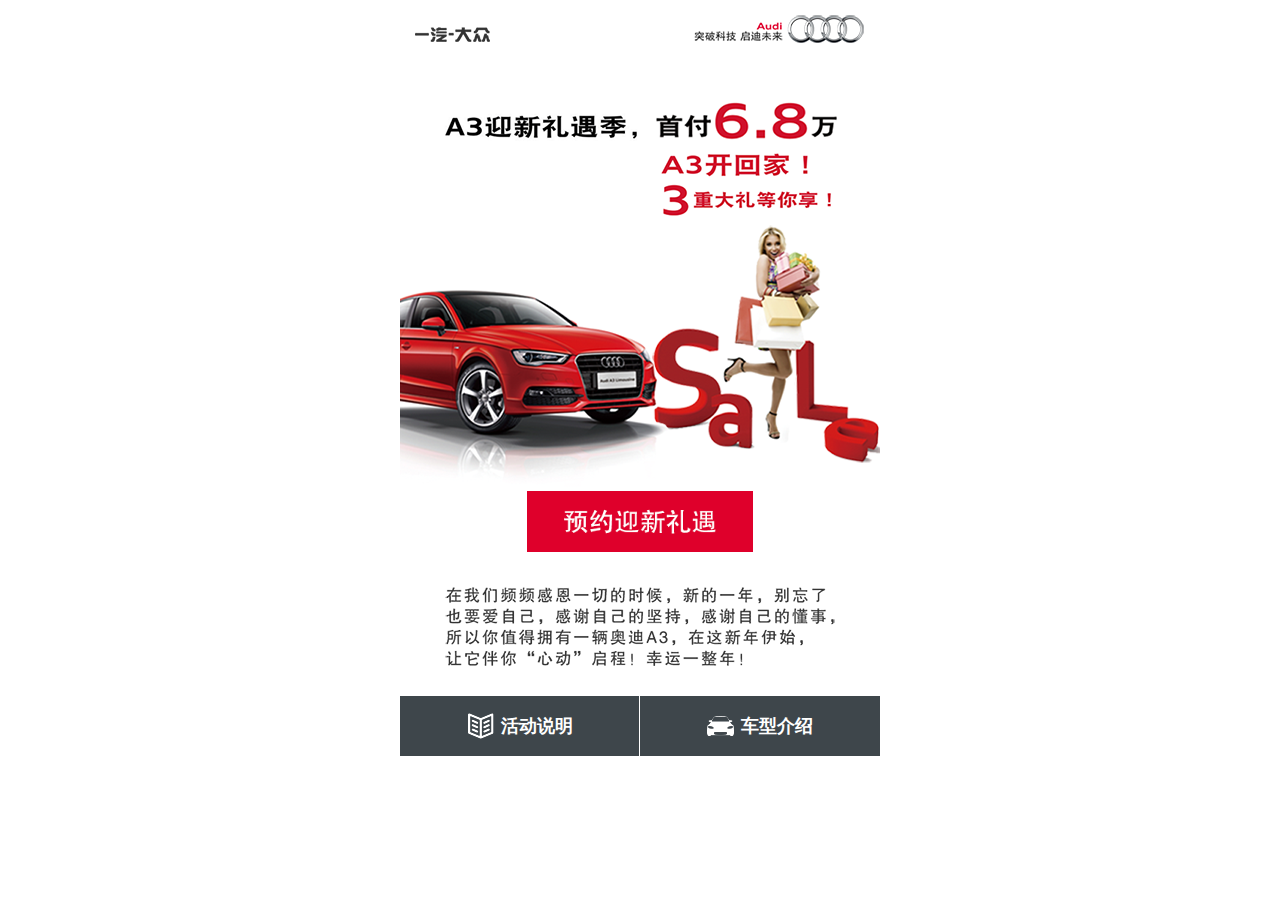
<file: index.html>
<!doctype html>
<html>
<head>
<title>预约试驾</title>
<meta name="viewport" content="width=device-width, initial-scale=1.0, maximum-scale=1.0"/>
<meta name="apple-mobile-web-app-capable" content="yes"/>
<meta name="apple-mobile-web-app-status-bar-style" content="black"/>
<meta name="format-detection" content="telephone=yes">
<meta charset="utf-8">
<script src="js/jquery-1.8.2.min.js"></script>
<script src="js/public.js"></script>
 <link rel="stylesheet" type="text/css" href="css/reset.css" />
 <link rel="stylesheet" type="text/css" href="css/index6.css" />
 <script type="text/javascript">
        window.onload=ShowMessage();
        function ShowMessage(){
            var phoneWidth =  parseInt(window.screen.width);
            var phoneScale = phoneWidth/720;
            var isAndroid = RegExp("Andr").test(navigator.userAgent);
            if (isAndroid) {
                document.write('<meta name="viewport" content="width=480, minimum-scale = '+phoneScale+', maximum-scale = '+phoneScale+',   target-densitydpi=device-dpi">');
            } else {
                document.write('<meta name="viewport" content="width=480, user-scalable=no, target-densitydpi=device-dpi">');
            }
        }

    </script>

<!---->
</head>

<body>
	<section>
        <div class="chrt">
            <img src="images/chrt.png" />
            <div class="appoint">
                <input type="image" src="images/appoint.png" onclick="show_cover()" class="appoint_btn"/>
            </div>
        </div>	
	</section>
    <footer>
        <div class="qieh">
            <ul>
                <li><a href="activitie.html"> <img src="images/coin1.png" /> 活动说明 </a></li>
                <li style=" border-right:0px;"><a href="introduct.html"> <img src="images/coin2.png" /> 车型介绍 </a></li>
            </ul>    
        </div>
    </footer>
	<!-- 试乘试驾 -->
	<div id="show_cover" class="try_drive hide">
		<div id="" class="try_drive_bg"></div>
		<div id="" class="try">
			<div id="" class="drive">
				<div id="" class="drive_head clear"> <h3> 试乘试驾 </h3> </div>
				<div id="" class="cha"> <div class="ca"> <span class="close" onclick="closeBtn()"> <img src="images/close.png"/> </span> </div> </div>
				<div id="" class="aod clear">
					<dl>
						<dt> <img src="images/car1.png"/> </dt>
						<dd>
							<p> 奥迪A3 Sportback </p>
                            <span> <img id="option1" onclick="chexing('option1')" title="奥迪A3 Sportback" src="images/weix.png"/> </span>
						</dd>
					</dl>
					<dl>
						<dt> <img src="images/car2.png"/> </dt>
						<dd>
							<p> 奥迪A3 Limousine </p>
							<span> <img id="option2" onclick="chexing('option2')" title="奥迪A3 Limousine" src="images/xuan.png"/> </span>
						</dd>
					</dl>
				</div>
				<!-- liebiao -->
				<div id="" class="try_drive_infor clear">
					<div id="" class="try_drive_infor_btn">
						<label> 顾客姓名： </label>		
						<input type="text" id="gust_name" class="try_input">
					</div>
					<div id="" class="try_drive_infor_btn">
						<label> 称&nbsp;&nbsp;&nbsp;&nbsp;&nbsp;&nbsp;&nbsp;谓： </label>		
						<div id="" class="nan sex"> <img onclick="xuansex('sex1')" title="男士" id="sex1" src="images/xuan.png"/> 男士 </div>
						<div id="" class="nv sex"> <img onclick="xuansex('sex2')" title="女士" id="sex2" src="images/weix.png"/> 女士 </div>
					</div>
					<div id="" class="try_drive_infor_btn">
						<label> 手机号码： </label>		
						<input type="text" id="tel" class="try_input">
					</div>
					<div class="try_drive_infor_btn">
						<label> 经&nbsp;&nbsp;销&nbsp;&nbsp;商： </label>		
						<select name="dealer">
							<option value="">请选择</option>
							<option value="11">任意一家</option>
							<option value="162">北京博瑞祥云汽车销售服务有限公司</option>
							<option value="163">北京中润发汽车销售有限公司</option>
							<option value="164">北京亚之杰汽车贸易有限责任公司</option>
							<option value="165">北京德奥达汽车销售有限公司</option>
							<option value="166">北京联拓奥通汽车贸易有限责任公司</option>
							<option value="167">北京运通博奥汽车销售服务有限公司</option>
							<option value="168">北京百得利汽车贸易有限公司</option>
							<option value="169">北京寰宇恒通汽车有限公司</option>
							<option value="170">北京奥吉通汽车销售有限公司</option>
							<option value="171">北京首汽腾迪汽车销售服务有限公司</option>
							<option value="172">北京天润汽车贸易服务有限公司</option>
							<option value="173">北京国服信奥兴汽车有限公司</option>
							<option value="1740">北京名尊奥翔汽车销售有限公司</option>
							<option value="2220">北京奥嘉世茂汽车销售服务有限公司</option>
							<option value="2360">北京百得利奥迪双井CBD展厅</option>
							<option value="2581">北京奥之旅汽车销售服务有限公司</option>
							<option value="2860">北京国服信奥兴苏州桥奥迪展厅</option>
							<option value="3120">北京华阳奥通汽车销售有限公司</option>
							<option value="3148">北京东方华奥汽车销售服务有限公司</option>
							<option value="3262">北京正德永成汽车贸易服务有限公司</option>
							<option value="3462">北京安洋伟业汽车销售服务有限公司</option>
							<option value="4160">北京兴奥晟通汽车销售服务有限公司</option>
							<option value="4500">北京国服信奥众汽车有限公司</option>
						</select>
					</div>
					<div class="try_drive_infor_btn">
						<label> 购买计划： </label>		
						<select name="buy_plan">
							<option value="">请选择</option>
							<option value="3个月内">3个月内</option>
							<option value="4至6个月">4至6个月</option>
							<option value="7个月到一年内">7个月到一年内</option>
							<option value="一年以上">一年以上</option>
							<option value="不确定">不确定</option>
						</select>
					</div>
                    <div class="try_drive_infor_btn">
						<label> 关注亮点： </label>		
						<select>
							<option value="">请选择</option>
							<option value=""></option>
							<option value=""></option>
							<option value=""></option>
							<option value=""></option>
							<option value=""></option>
						</select>
					</div>
                    <input type="image" onclick="christmas_2014insert()" src="images/sub.png" class="sub"/>
				</div>
				<!-- //liebiao -->
			</div>
		</div>
	</div>
    <div id="toast"></div>
<script type="text/javascript">
    //显示浮层
    function show_cover(){
        $("#show_cover").removeClass('hide');
       //alert();
    }
    //关闭浮层
    function closeBtn(){
        $("#show_cover").addClass('hide');
    }
    
    //车型
    function chexing(obj){
        if(obj=="option1"){
            $("#"+obj).attr("src","images/xuan.png");
            $("#option2").attr("src","images/weix.png");
        }else{
            $("#"+obj).attr("src","images/xuan.png");
            $("#option1").attr("src","images/weix.png");
        }
    }
    
    //性别
    function xuansex(obj){
        if(obj=="sex1"){
            $("#"+obj).attr("src","images/xuan.png");
            $("#sex2").attr("src","images/weix.png");
        }else{
            $("#"+obj).attr("src","images/xuan.png");
            $("#sex1").attr("src","images/weix.png");
        }
    }
    
    function christmas_2014insert(){
        if($("#option1").attr('src')=="images/xuan.png"){
            var chexing=$("#option1").attr('title');
        }else{
            var chexing=$("#option2").attr('title');
        }
        
        if($("#sex1").attr('src')=="images/xuan.png"){
            var sex=$("#sex1").attr('title');
        }else{
            var sex=$("#sex2").attr('title');
        }
        
        var name=$("#gust_name").val();
        if(name==""){
            _toast._show("顾客姓名不能为空");
            return false;
        }
        var tel=$("#tel").val();
        if(tel==""){
            _toast._show("手机号码不能为空");
            return false;
        }
        if(tel && !(/^1[0-9]{10}$/.test(tel))){
            _toast._show("手机号码不正确");
            return false;
        }
        
        var dealer=$("select[name=dealer] option:selected").text();
        if(dealer=="请选择"){
            _toast._show("请选择经销商");
            return false;
        }
        var buy_plan=$("select[name=buy_plan] option:selected").text();
        if(buy_plan=="请选择"){
            _toast._show("请选择购买计划");
            return false;
        }
        
        $.post("/index5/insert",{chexing:chexing,name:name,sex:sex,tel:tel,dealer:dealer,buy_plan:buy_plan},function(data){
            if(data){
                if(data==1){
                    alert('操作成功');
                    closeBtn();
                }else{
                    alert('操作失败');
                }
            }
        });
    }
</script>
</body>
</html>
</file>
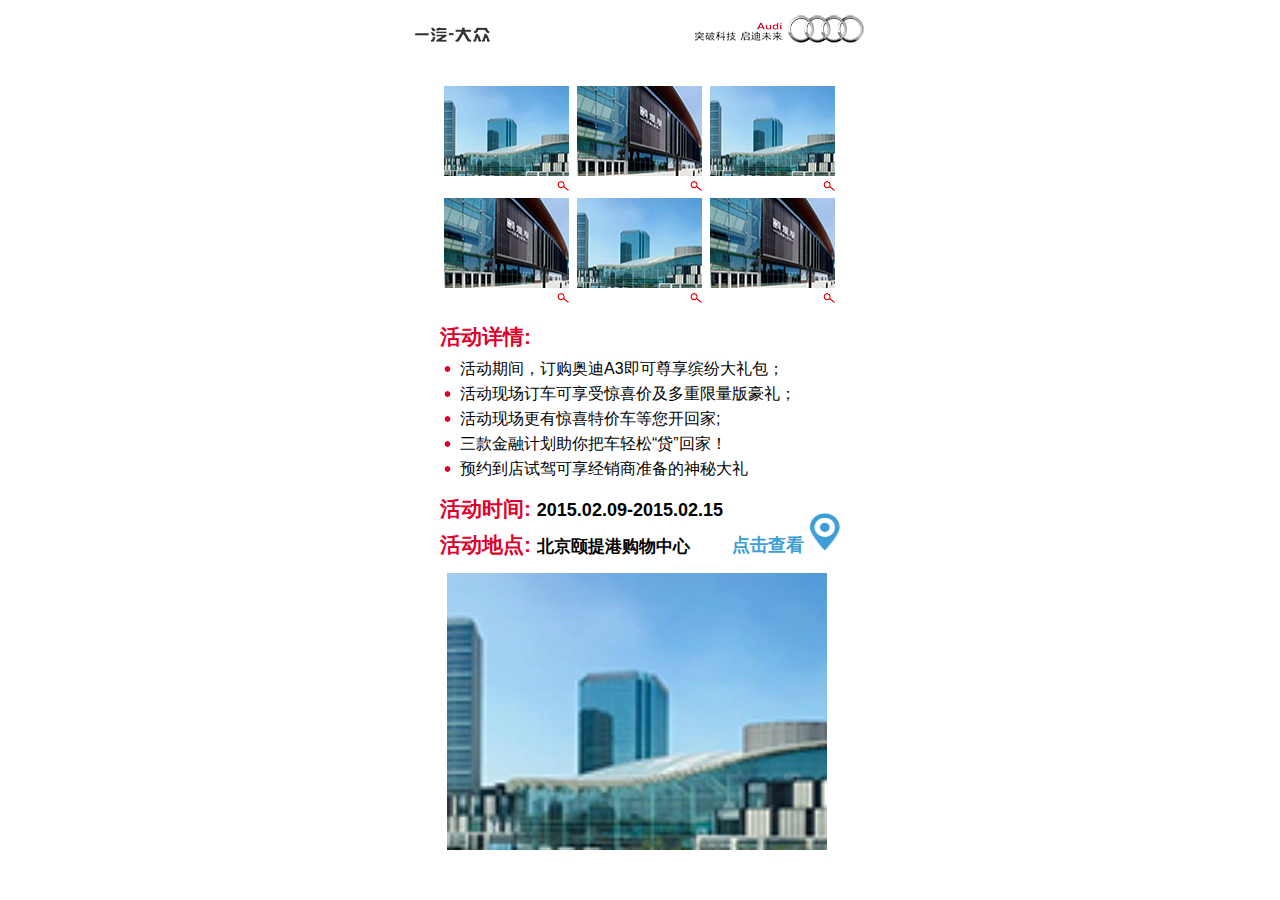
<file: activitie.html>
<!doctype html>
<html>
<head>
<title>预约试驾</title>
<meta name="viewport" content="width=device-width, initial-scale=1.0, maximum-scale=1.0"/>
<meta name="apple-mobile-web-app-capable" content="yes"/>
<meta name="apple-mobile-web-app-status-bar-style" content="black"/>
<meta name="format-detection" content="telephone=yes">
<meta charset="utf-8">
<script src="js/jquery-1.8.2.min.js"></script>
<script src="js/public.js"></script>
<script src="js/activitie.js"></script>
 <link rel="stylesheet" type="text/css" href="css/reset.css" />
 <link rel="stylesheet" type="text/css" href="css/activitie.css" />
 <script type="text/javascript">
        window.onload=ShowMessage();
        function ShowMessage(){
            var phoneWidth =  parseInt(window.screen.width);
            var phoneScale = phoneWidth/720;
            var isAndroid = RegExp("Andr").test(navigator.userAgent);
            if (isAndroid) {
                document.write('<meta name="viewport" content="width=480, minimum-scale = '+phoneScale+', maximum-scale = '+phoneScale+',   target-densitydpi=device-dpi">');
            } else {
                document.write('<meta name="viewport" content="width=480, user-scalable=no, target-densitydpi=device-dpi">');
            }
        }

    </script>

<!---->
</head>

<body>
<div class="logo">
    <img src="images/logo1.png" class="logo1"/>
    <img src="images/logo2.png" class="logo2" />
</div>

<section>
<div class="action" id="action">
    <ul class="alblist">
        <li class="alb-li"><a><img bigSrc="images/img1.png" src="images/img1.png"></a><span class="vb"></span></li>
        <li class="alb-li"><a><img bigSrc="images/img2.png" src="images/img2.png"></a><span class="vb"></span></li>
        <li class="alb-li"><a><img bigSrc="images/img1.png" src="images/img1.png"></a><span class="vb"></span></li>
        <li class="alb-li"><a><img bigSrc="images/img2.png" src="images/img2.png"></a><span class="vb"></span></li>
        <li class="alb-li"><a><img bigSrc="images/img1.png" src="images/img1.png"></a><span class="vb"></span></li>
        <li class="alb-li"><a><img bigSrc="images/img2.png" src="images/img2.png"></a><span class="vb"></span></li>
    </ul>        
</div>
<div class="active_details">
    <h3> 活动详情: </h3>
    <p> 活动期间，订购奥迪A3即可尊享缤纷大礼包； </p>
    <p> 活动现场订车可享受惊喜价及多重限量版豪礼； </p>
    <p> 活动现场更有惊喜特价车等您开回家; </p>
    <p> 三款金融计划助你把车轻松“贷”回家！ </p>
    <p> 预约到店试驾可享经销商准备的神秘大礼 </p>
</div>
<div class="active_time">
    <h3> 活动时间: <span> 2015.02.09-2015.02.15 </span></h3>  
</div>
<div class="active_place">
    <h3> 活动地点: <span> 北京颐提港购物中心 </span> <ul><li><a href="javascript:;"> 点击查看 <img src="images/addren.png" /> </a></li></ul></h3>
    <div class="active_map">
        <img src="images/img1.png" />    
    </div>
</div>
</section>
</body>
</html>
</file>
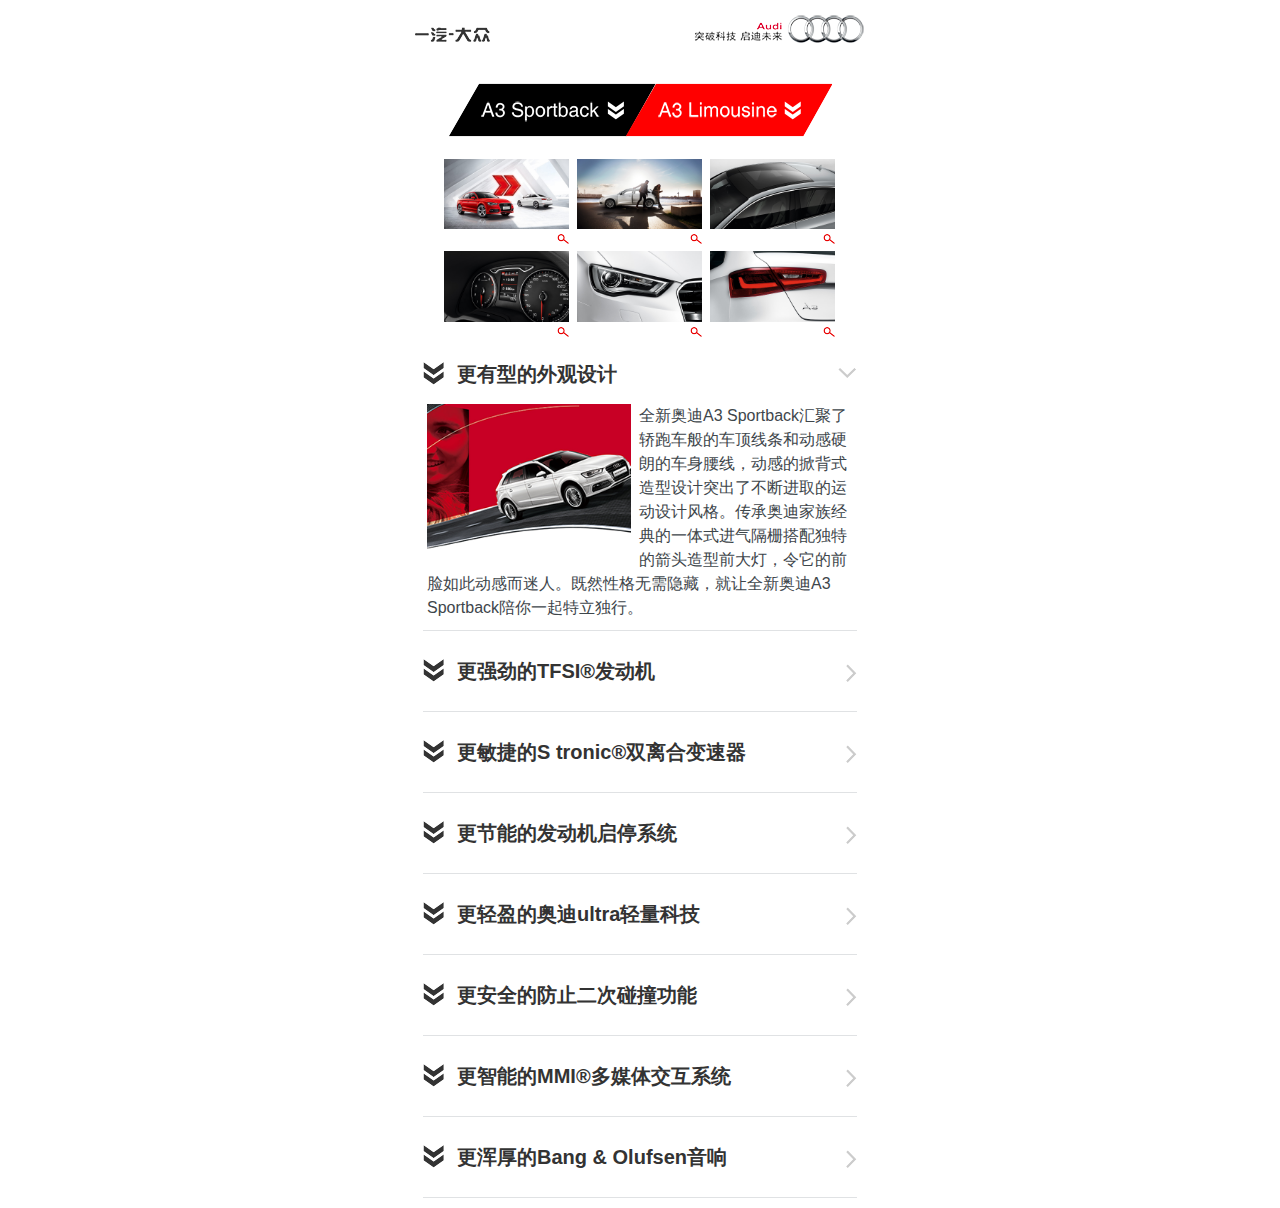
<file: introduct.html>
<!doctype html>
<html>
<head>
<title>预约试驾</title>
<meta name="viewport" content="width=device-width, initial-scale=1.0, maximum-scale=1.0"/>
<meta name="apple-mobile-web-app-capable" content="yes"/>
<meta name="apple-mobile-web-app-status-bar-style" content="black"/>
<meta name="format-detection" content="telephone=yes">
<meta charset="utf-8">
<script src="js/jquery-1.8.2.min.js"></script>
<script src="js/public.js"></script>

 <link rel="stylesheet" type="text/css" href="css/reset.css" />
 <link rel="stylesheet" type="text/css" href="css/introduct.css" />
 <script type="text/javascript">
        window.onload=ShowMessage();
        function ShowMessage(){
            var phoneWidth =  parseInt(window.screen.width);
            var phoneScale = phoneWidth/720;
            var isAndroid = RegExp("Andr").test(navigator.userAgent);
            if (isAndroid) {
                document.write('<meta name="viewport" content="width=480, minimum-scale = '+phoneScale+', maximum-scale = '+phoneScale+',   target-densitydpi=device-dpi">');
            } else {
                document.write('<meta name="viewport" content="width=480, user-scalable=no, target-densitydpi=device-dpi">');
            }
        }

    </script>

<!---->
</head>

<body>
<div class="logo">
    <img src="images/logo1.png" class="logo1"/>
    <img src="images/logo2.png" class="logo2"/>
</div>
<section>

<div class="tabcont">
    <div class="select faudi"><span class=""></span></div>
    <div class="unselect fhy"><span class=""></span></div>   
</div>

<!-- A3 sportback-->
<div class="sportback" id="sportback">
    <div class="sport_pic" id="sport_pic">
        <ul class="alblist">
            <li class="alb-li"><a><img bigSrc="images/img7.jpg" src="images/img7.jpg"></a><span class="vb"></span></li>
            <li class="alb-li"><a><img bigSrc="images/img8.jpg" src="images/img8.jpg"></a><span class="vb"></span></li>
            <li class="alb-li"><a><img bigSrc="images/img9.jpg" src="images/img9.jpg"></a><span class="vb"></span></li>
            <li class="alb-li"><a><img bigSrc="images/img10.jpg" src="images/img10.jpg"></a><span class="vb"></span></li>
            <li class="alb-li"><a><img bigSrc="images/img11.jpg" src="images/img11.jpg"></a><span class="vb"></span></li>
            <li class="alb-li"><a><img bigSrc="images/img12.jpg" src="images/img12.jpg"></a><span class="vb"></span></li>
        </ul>        
    </div>

    <div class="sport_sili" id="sport_sili">
        <h3 class="sporth3"> 更有型的外观设计 <img src="images/spack_bottom.png" class="spack_right" /> </h3>  
        <dl class="sport_dl" style="display:block;">
            <dt> <img src="images/sport1.png" /> </dt>
            <dd> 全新奥迪A3 Sportback汇聚了轿跑车般的车顶线条和动感硬朗的车身腰线，动感的掀背式造型设计突出了不断进取的运动设计风格。传承奥迪家族经典的一体式进气隔栅搭配独特的箭头造型前大灯，令它的前脸如此动感而迷人。既然性格无需隐藏，就让全新奥迪A3 Sportback陪你一起特立独行。 </dd>
        </dl>
    </div>
    <div class="sport_sili" id="sport_sili">
        <h3 class="sporth3"> 更强劲的TFSI®发动机 <img src="images/spack_right.png" class="spack_right" /> </h3>  
        <dl class="sport_dl" id="sport_dl" style="display:none;">
            <dt> <img src="images/sport2.png" /> </dt>
            <dd> 全新奥迪A3 Sportback可选配新一代1.4 TFSI发动机，百公里综合油耗仅需4.7升。如果你渴望更激情的驾驭，可选择1.8 TFSI发动机，匹配奥迪可变气门升程系统，可输出132千瓦最大功率、250牛•米最大扭矩，轻松实现235公里的最高时速。与S tronic®双离合变速器搭配，更令百公里加速只需7.2秒。 </dd>
        </dl>
    </div>
    <div class="sport_sili" id="sport_sili">
        <h3 class="sporth3"> 更敏捷的S tronic®双离合变速器 <img src="images/spack_right.png" class="spack_right" /> </h3>  
        <dl class="sport_dl" id="sport_dl" style="display:none;">
            <dt> <img src="images/sport3.png" /> </dt>
            <dd> 全新奥迪A3 Sportback配备的S tronic®双离合变速箱兼顾了更强动力与更低能耗。与TFSI®发动机的完美搭配，将奥迪A3 Sportback的动力与操控表现提升到了全新高度。S tronic®双离合变速箱的换挡之迅速，将充分释放你的驾驭激情，让专业赛手也为之感叹。 </dd>
        </dl>
    </div>
    <div class="sport_sili" id="sport_sili">
        <h3 class="sporth3"> 更节能的发动机启停系统 <img src="images/spack_right.png" class="spack_right" /> </h3>  
        <dl class="sport_dl" id="sport_dl" style="display:none;">
            <dt> <img src="images/sport4.png" /> </dt>
            <dd> 全新奥迪A3 Sportback配备了可随时关闭的发动机启停系统，当车辆在行驶过程中遇到红灯或其他情况停止时，发动机自动关闭；当你松开制动踏板时，发动机立即重 新启动。整个开闭过程均在你毫无察觉的状态下流畅进行，确保舒适驾驭的同时实现了油耗和二氧化碳的更低排放，从此无惧堵车带来的高油耗烦恼。 </dd>
        </dl>
    </div>
    <div class="sport_sili" id="sport_sili">
        <h3 class="sporth3"> 更轻盈的奥迪ultra轻量科技 <img src="images/spack_right.png" class="spack_right" /> </h3>  
        <dl class="sport_dl" id="sport_dl" style="display:none;">
            <dt> <img src="images/sport5.png" /> </dt>
            <dd> 全新奥迪A3 Sportback使用了ultra轻量化车身技术，通过创新复合材料的使用，实现了灵活操控与安全强度的完美统一。先锋级的奥迪ultra轻量化车身技术，提升车身钢性的同时，减少了不必要的能量损耗，为你全力打造绿色无忧的旅程，带来更舒适的驾乘体验和卓越效能。 </dd>
        </dl>
    </div>
    <div class="sport_sili" id="sport_sili">
        <h3 class="sporth3"> 更安全的防止二次碰撞功能 <img src="images/spack_right.png" class="spack_right" /> </h3>  
        <dl class="sport_dl" id="sport_dl" style="display:none;">
            <dt> <img src="images/sport6.png" /> </dt>
            <dd> 当车辆发生交通事故时，全新奥迪A3 Sportback将自动施加制动，尽量避免出现不受控制的滑行以及由此引发的二次碰撞，同时，危险警示信号灯和内部灯光将自动开启。如果碰撞不能避免，它将果断出手将损失与伤害降到最低。 </dd>
        </dl>
    </div>
    <div class="sport_sili" id="sport_sili">
        <h3 class="sporth3"> 更智能的MMI®多媒体交互系统 <img src="images/spack_right.png" class="spack_right" /> </h3>  
        <dl class="sport_dl" id="sport_dl" style="display:none;">
            <dt> <img src="images/sport7.png" /> </dt>
            <dd> 全新奥迪A3 Sportback搭载的新一代MMI®多媒体交互系统重新定义了车载信息娱乐系统，以更少的按钮带来更直观便捷的操作。其最特别之处便是配备了集成在中央控制旋钮上的触控轮，它可支持手写方式输入，让导航和电话功能变得轻松惬意。相信有那么一瞬间，你将体会到亲手触碰未来的感觉。 </dd>
        </dl>
    </div>
    <div class="sport_sili" id="sport_sili">
        <h3 class="sporth3"> 更浑厚的Bang & Olufsen音响 <img src="images/spack_right.png" class="spack_right" /> </h3>  
        <dl class="sport_dl" id="sport_dl" style="display:none;">
            <dt> <img src="images/sport8.png" /> </dt>
            <dd> 专门为全新奥迪A3 Sportback度身定制的丹麦Bang & Olufsen音响系统，配备了5.1环绕立体声系统和14个扬声器，可营造出逼真且震撼的环绕立体声。车内麦克风可监控环境噪音，使音量随车速与背景噪 音变化自动动态调整，让美妙音乐亦智能。你只需如同置身于专业的音乐演奏大厅，聆听世间最美妙的天籁之音。 </dd>
        </dl>
    </div>

</div>
<!-- //A3 sportback-->

<!-- A3 Limousine-->
<div class="sportback" id="limousine" style="display:none;">

    <div class="sport_pic" id="sport_pic">
        <ul class="alblist">
            <li class="alb-li"><a><img bigSrc="images/img1.jpg" src="images/img1.jpg"></a><span class="vb"></span></li>
            <li class="alb-li"><a><img bigSrc="images/img2.jpg" src="images/img2.jpg"></a><span class="vb"></span></li>
            <li class="alb-li"><a><img bigSrc="images/img3.jpg" src="images/img3.jpg"></a><span class="vb"></span></li>
            <li class="alb-li"><a><img bigSrc="images/img4.jpg" src="images/img4.jpg"></a><span class="vb"></span></li>
            <li class="alb-li"><a><img bigSrc="images/img5.jpg" src="images/img5.jpg"></a><span class="vb"></span></li>
            <li class="alb-li"><a><img bigSrc="images/img6.jpg" src="images/img6.jpg"></a><span class="vb"></span></li>
        </ul>        
    </div>

    <div class="sport_sili" id="sport_sili">
        <h3 class="sporth3"> 更有型的外观设计 <img src="images/spack_bottom.png" class="spack_right" /> </h3>  
        <dl class="sport_dl" id="sport_dl" style="display:block;">
            <dt> <img src="images/limous1.png" /> </dt>
            <dd> 全新奥迪A3 Limousine将经典的三厢设计与双门轿跑理念完美融合。一体式进气格栅搭配彰显青春气息的LED车灯，再配以锐利灵动的尾部线条，无论与它相对还是跟随，都足以令你心驰神往。性感明快的腰线贯穿车身侧面，加上“旋风线”设计形成独特的光影效果，令整车外型更加动感和饱满。创新而简洁的设计语言赋予全新奥迪A3 Limousine更加灵活、动感的身姿。 </dd>
        </dl>
    </div>
    <div class="sport_sili" id="sport_sili">
        <h3 class="sporth3"> 更自由的全景天窗 <img src="images/spack_right.png" class="spack_right" /> </h3>  
        <dl class="sport_dl" id="sport_dl" style="display:none;">
            <dt> <img src="images/limous2.png" /> </dt>
            <dd> 全新奥迪A3 Limousine的全景天窗由一块完整玻璃板构成，只为营造出舒适而明亮的专属空间，让你与午后阳光和浪漫星空不期而遇。网状结构遮阳帘，色彩与内饰融为一体，完美细节令你无法挑剔。集成式导风板，降低行驶风噪，让旅程在高速中静谧前行。 </dd>
        </dl>
    </div>
    <div class="sport_sili" id="sport_sili">
        <h3 class="sporth3"> 更强劲的TFSI发动机 <img src="images/spack_right.png" class="spack_right" /> </h3>  
        <dl class="sport_dl" id="sport_dl" style="display:none;">
            <dt> <img src="images/limous3.png" /> </dt>
            <dd> 全新奥迪A3 Limousine搭载的新一代1.8 TFSI®发动机，匹配奥迪可变气门升程系统，其最大输出功率为132千瓦（180马力）、最大扭矩达250牛•米，在输出高动力的同时保证相对较低的油 耗。百公里加速仅需7.3秒，最高速度可达235公里/小时。当你唤醒它时，它已将澎湃力量汇集于你的脚尖。想释放你的激情？踩下油门便知。 </dd>
        </dl>
    </div>
    <div class="sport_sili" id="sport_sili">
        <h3 class="sporth3"> 更敏捷的S tronic®双离合变速器 <img src="images/spack_right.png" class="spack_right" /> </h3>  
        <dl class="sport_dl" id="sport_dl" style="display:none;">
            <dt> <img src="images/limous4.png" /> </dt>
            <dd> 全新奥迪A3 Limousine所搭载的S tronic®双离合变速器能够以闪电般的速度，在你毫无察觉的情况下完成换挡动作，传动效率极高。换挡过程只需要0.2秒，你几乎感觉不到任何顿挫感。即使是赛车手，以他的换挡速度也难以匹敌你的速度。 </dd>
        </dl>
    </div>
    <div class="sport_sili" id="sport_sili">
        <h3 class="sporth3"> 更安全的ACC®自适应巡航控制系统 <img src="images/spack_right.png" class="spack_right" /> </h3>  
        <dl class="sport_dl" id="sport_dl" style="display:none;">
            <dt> <img src="images/limous5.png" /> </dt>
            <dd> 在高速及长途行驶过程中，奥迪A3 Limousine的自适应巡航控制系统（ACC®）始终监测前方路况，并可根据你的个性化设定自动保持与前车的安全距离。在车速65km/h以上时高清摄像头将监测道路标线，对可能发生的车道偏离发出警告并自动施加轻微转向干预，使车辆保持在车道上。从此，令长途驾驶的紧张与疲惫远离你，让沿途绝美的风景尽收眼底。 </dd>
        </dl>
    </div>
    <div class="sport_sili" id="sport_sili">
        <h3 class="sporth3"> 更轻盈的奥迪ultra轻量科技 <img src="images/spack_right.png" class="spack_right" /> </h3>  
        <dl class="sport_dl" id="sport_dl" style="display:none;">
            <dt> <img src="images/limous6.png" /> </dt>
            <dd> 当你驾驶全新奥迪A3 Limousine时，灵活是印入脑海的第一印象，而强劲则是随之而来的直观动力感受。这源自于奥迪ultra轻量化车身技术，以创新结构设计和智能化的高强度材料应用，在提升安全性的同时为你带来完美的动感驾驶体验。 </dd>
        </dl>
    </div>
    <div class="sport_sili" id="sport_sili">
        <h3 class="sporth3"> 更智能的MMI®多媒体交互系统 <img src="images/spack_right.png" class="spack_right" /> </h3>  
        <dl class="sport_dl" id="sport_dl" style="display:none;">
            <dt> <img src="images/limous7.png" /> </dt>
            <dd> 新一代MMI®多媒体交互系统让全新奥迪A3 Sportback重新定义了车载信息娱乐系统，以更少的按钮带来更直观便捷的操作。其最特别之处便是配备了集成在中央控制旋钮上的触控轮，它可支持手写方式输入，让导航和电话功能变得轻松惬意。指尖轻巧滑动，一切尽在掌握。 </dd>
        </dl>
    </div>
    <div class="sport_sili" id="sport_sili">
        <h3 class="sporth3"> 更浑厚的Bang & Olufsen音响 <img src="images/spack_right.png" class="spack_right" /> </h3>  
        <dl class="sport_dl" id="sport_dl" style="display:none;">
            <dt> <img src="images/limous8.png" /> </dt>
            <dd> 专门为全新奥迪A3 Limousine度身定制的丹麦Bang & Olufsen音响系统，配备了5.1环绕立体声系统和14个扬声器，可营造出逼真且震撼的环绕立体声。麦克风可监控环境噪音，使音量随车速与背景噪音变化自动动态调整，让音乐智能飞扬。此外，系统可根据高低音呈现不同的LED照明效果，使客舱的时尚氛围动感即现。 </dd>
        </dl>
    </div>

</div>
<!-- //A3 Limousine-->

</section>
<script src="js/introduct.js"></script>
</body>
</html>
</file>
<file: css/index6.css>
@charset "utf-8";
/* CSS Document */
body{ width:480px; margin:0 auto; background:#fff;}

.chrt{ width:480px; height:696px; position:relative;}
.chrt img{ width:480px; height:696px; display:block;}
.appoint{ position:absolute; left:0px; bottom:140px; width:100%; text-align: center;}
.appoint_btn{ width:226px; height:61px;}

.qieh{ width:480px; height:60px; background:#3e464b;}
.qieh ul{}
.qieh ul li{ float:left; width:239px; border-right:1px solid #fff; font-weight:bold; line-height:60px; color:#fff; font-size:18px;}
.qieh ul li a{ color:#fff; display:block; text-decoration:none;}
.qieh ul li a img{ width:27px; height:26px; margin: 17px 7px 17px 67px; float:left;}
/*试乘试驾*/
.try_drive{ width:100%; height:756px; position:absolute; left:0px; top:0px;}
.try_drive_bg{ background:#000; opacity:0.6; width:100%; height:100%;}
.try{ position:absolute; left:0px; top:35px; width:100%;}
.drive{ width:436px; margin:0 auto; height:645px; background:#fff;}
.drive_head{ width:100%; height:45px; background:#f00; text-align:center; position:relative;}
.drive_head h3{ line-height:45px; color:#fff; font-size:23px; font-weight:normal;}
.cha{ position:absolute; width:100%; top:0px; right:0px;}
.ca{ width:436px; margin:0 auto; height:45px;}
.close{ wifth:45px; height:45px; float:right;}
.close img{ width:30px; height:31px; margin:7px 8px;}
.aod{ width:100%; margin-top:40px;}
.aod dl{ width:170px; height:112px; margin-left:40px; float:left;}
.aod dl dt{ width:170px; height:55px;}
.aod dl dt img{ width:159px; height:55px; display:block;}
.aod dl dd{ width:170px;}
.aod dl dd p{ font-size:16px; line-height:30px; width:100%; color:#666; text-align:center;}
.aod dl dd span{ margin:0px 72px;}

.try_drive_infor{ width:100%;}
.try_drive_infor_btn{ width:402px; height:42px; margin:15px 15px 0px; border:1px solid #ededed; background:#fff; border-radius:5px;}
.try_drive_infor_btn label{ width:105px; height:42px; line-height:42px; color:#444; text-align:right; font-size:19px; float:left;}
.try_input{ width:280px; height:20px; padding:11px 6px; font-size:18px; background:#fff; border:none;}
.sex{ width:88px; height:42px; margin-left:36px; font-size:19px; line-height:42px; color:#555; float:left;}
.sex img{ margin:8px 4px; float:left;}
.try_drive_infor_btn select{ width:297px; color:#666; font-size:18px; border-radius:5px; margin:9px 0px; height:22px; background:url('../images/rights.png') no-repeat right center #fff; border:none;}
.try_drive_infor_btn select option{ color:#666; font-size:18px;}

.sub{ width:; height:; margin:26px 138px 15px;}
.yuyue{ font-size:18px;color:#666; width:100%; text-align:center;}
</file>
<file: css/activitie.css>
@charset "utf-8";
/* CSS Document */
body{ width:480px; margin:0 auto; background:#fff;}

.logo{ width:480px; height:68px;}
.logo1{ float:left; width:75px; height:15px; margin:27px 0px 26px 15px;}
.logo2{ float:right; width:170px; height:28px; margin:15px 16px 25px 0px;}

section{ margin:18px 40px;}
.action{ float:left;}
.action ul{}
.action ul li{ float:left; width:125px; height:90px; margin:0px 4px 22px; position:relative;}
.action ul li a{ display:block;}
.action ul li a img{ display:block; width:125px; height:90px;}
.vb{ position:absolute; right:0px; bottom:-15px; width:12px; height:10px; background: url('../images/search.png') 0 0 no-repeat;}


.active_details{ float:left; width:100%; margin-top:10px;}
.active_details h3{ width:100%; height:36px; font-size:21px; color:#df002b; line-height:34px; font-weight:bold;}
.active_details p{ padding-left:20px; background: url('../images/coin.png') 4px center no-repeat; line-height:25px; color:#020202; font-size:16px;}
.active_time{ float:left; width:100%; margin-top:10px;}
.active_time h3{ width:100%; height:36px; font-size:21px; color:#df002b; line-height:36px; font-weight:bold;}
.active_time h3 span{ line-height:36px; color:#020202; font-size:18px;}

.active_place{ float:left; width:100%;}
.active_place h3{ width:100%; height:36px; font-size:21px; color:#df002b; line-height:36px; font-weight:bold; position:relative;}
.active_place h3 span{ line-height:34px; color:#020202; font-size:17px;}
.active_place h3 ul{ position:absolute; right:0px; top:-14px;}
.active_place h3 ul li{}
.active_place h3 ul li a{ color:#3d9ed7; font-size:18px;}
.active_place h3 ul li a img{ width:31px; height:38px;}

.active_map{ margin:10px 7px 24px;height: 210px;width: 380px;}
.active_map img{ width:100%;}
</file>
<file: css/introduct.css>
@charset "utf-8";
/* CSS Document */
body{ width:480px; margin:0 auto; background:#fff;}

.logo{ width:480px; height:68px;}
.logo1{ float:left; width:75px; height:15px; margin:27px 0px 26px 15px;}
.logo2{ float:right; width:170px; height:28px; margin:15px 16px 25px 0px;}

section{ margin:15px 23px;}
.sport_pic{ float:left; margin:0px 17px;}
.sport_pic ul{}
.sport_pic ul li{ float:left; width:125px; margin:0px 4px 22px; position:relative;}
.sport_pic ul li a{ display:block;}
.sport_pic ul li a img{ display:block; width:125px;}
.vb{ position:absolute; right:0px; bottom:-15px; width:12px; height:10px; background: url('../images/search.png') 0 0 no-repeat;}


.tabcont{ margin:0px 25px 22px; background: url('../images/tabs.png') no-repeat 0 0; width:384px; height:54px;overflow: hidden;}
.tabcont .faudi,.fhy{ width:192px; float:left; height:54px;}
.tabcont .faudi,.fhy{ float: left; height: 54px; width: 192px;}
.tabcont.select{ background: url('../images/tabf.png') no-repeat 0 0;}
.sportback{ width:100%;}

.sport_sili{ width:100%; padding-bottom:10px; border-bottom:1px solid #e0e2e4; float:left; margin-bottom:10px;}
.sport_sili h3{ height:60px; line-height:60px; font-size:20px; padding-left:34px; font-weight:bold; color:#333333; background: url('../images/soin.png') left center no-repeat;}
.sport_sili h3 .spack_right{ float:right; margin:23px 0px 0px;}
.sport_dl{ margin:0px 4px; display:none;}
.sport_dl dt{ width:204px; float:left; margin-right:8px;}
.sport_dl dt img{ width:204px; display:block;}
.sport_dl dd{ font-size:16px; line-height:24px; color:#3e464b;}
</file>
